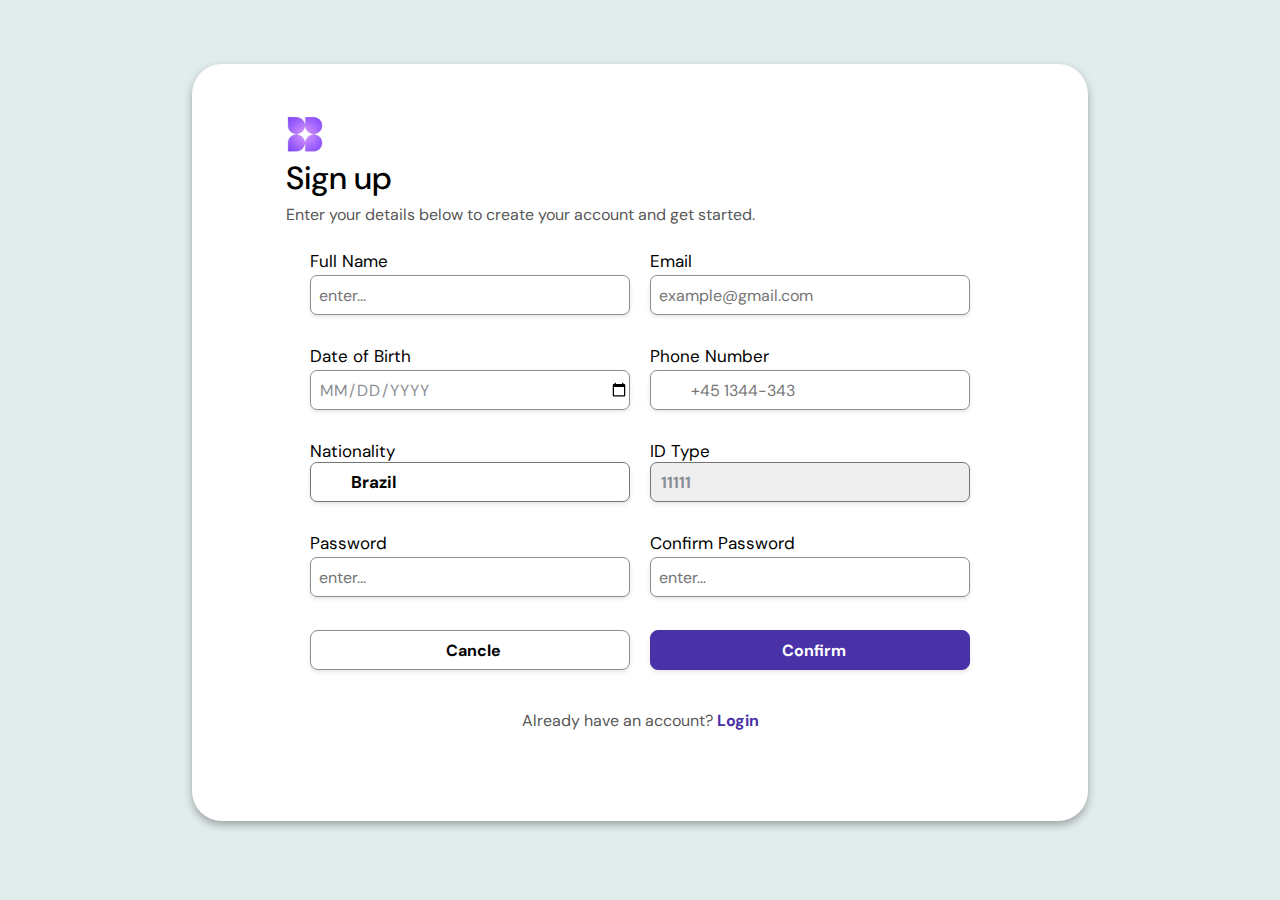
<file: index.html>
<!DOCTYPE html>
<html lang="en">
<head>
    <meta charset="UTF-8">
    <meta name="viewport" content="width=device-width, initial-scale=1.0">
    <title>Sign - Up</title>
    <link rel="stylesheet" href="style.css">

    <!-- Responsiveness for the sign up page -->
    <link rel="stylesheet" href="responsive.css">

    <!-- DM sans font -->
    <link rel="preconnect" href="https://fonts.googleapis.com">
    <link rel="preconnect" href="https://fonts.gstatic.com" crossorigin>
    <link href="https://fonts.googleapis.com/css2?family=DM+Sans:ital,opsz,wght@0,9..40,100..1000;1,9..40,100..1000&display=swap"   rel="stylesheet">

    <!-- Fav Icon -->
    <link rel="icon" type="x-icon" href="assets/logo1-removebg-preview.png">
</head>
<body>
    <!-- Sign up page first then login in page next -->
    <div id="form">
        <header>
            <img src="assets/logo1-removebg-preview.png" alt="logo">
            <h1>Sign up</h1>
            <p>Enter your details below to create your account and get started.</p>
        </header>

        <main>
            <div class="user-details">
                <label for="username">Full Name</label><br>
                <input type="text" id="username" placeholder="enter...">
            </div>

            <div class="user-details">
                <label for="email">Email</label><br>
                <input type="email" name="email" id="email" placeholder="example@gmail.com">
            </div>

            <div class="user-details">
                <label for="dob">Date of Birth</label><br>
                <input type="date" name="dob" id="dob">
            </div>

            <div class="user-details">
                <label for="phone-number">Phone Number</label><br>
                <input type="text" id="phone-number" placeholder="+45 1344-343">
            </div>

            <div class="user-details">
                <label for="nationality">Nationality</label><br>
                <select id="nationality" name="nationality">
                    <option>Brazil</option>
                    <option>Nigeria</option>
                    <option>America</option>
                    <option>Spain</option>
                </select><br>
            </div>

            <div class="user-details">
                <label for="id-type">ID Type</label><br>

                <select id="id-type" name="id-type" >
                    <option>11111</option>
                    <option>22222</option>
                    <option>33333</option>
                    <option>44444</option>
                </select><br>
            </div>
            
            <div class="user-details">
                <label for="password">Password</label><br>
                <input type="password" name="password" id="password" placeholder="enter...">

            </div>
      
            <div class="user-details">
                <label for="password-confirmation">Confirm Password</label><br>
                <input type="password" name="password-confirmation" id="password-confirmation" placeholder="enter...">
            </div>

            <div class="user-details bottom-buttons">
                <input type="reset" value="Cancle">
            </div>
           
            <div class="user-details bottom-buttons">
                <input type="submit" value="Confirm">
            </div>
        </main>

        <section id="hyperlink">
            <p>Already have an account? <a href="login.html">Login</a></p>
        </section>
    </div>    
</body>
</html>
</file>
<file: style.css>
* {
    margin: 0;
    padding: 0;
    box-sizing: border-box;
    font-family: 'DM sans', sans-serif;
    font-weight: 400;
}

body {
    background-color: #e1ecec;
}

#form {
    background-color: white;
    width: 68%;
    margin: auto;
    margin-top: 5%;
    margin-bottom: 5%;
    padding-top: 50px;
    border-radius: 30px;
    box-shadow: 0 4px 8px rgba(0, 0, 0, 0.3);
}


header{
    display: flex;
    flex-direction: column;
    text-align: left;
    justify-content: center;

    align-items:flex-start;
    margin-bottom: 25px;
    margin-left: 10.5%;
}


#form > header > img{
    width: 88px;
    height: 88px;
    margin-left: -25px;
    margin-bottom: -20px;
    margin-top: -25px;
}


#form > header > h1{
    margin-bottom: 5px;
    font-weight: 500;
}

#form > header > p {
    color: rgba(66, 65, 65, 0.9);
}

main {
    width: 80%;
    margin: auto;
    display: flex;
    flex-wrap: wrap;
    justify-content: center;
    align-items: center;
    gap: 20px;
}

input {
    width: 25rem;
    height: 2.5rem;
    margin-bottom: 10px;
    padding-left: 8px;
    border-radius: 7px;
    font-size: 18px;
    border: 1px solid #8b8e95;
    box-shadow: 0 2px 4px rgba(0, 0, 0, 0.1);
    margin-top: 3px;
}

select {
    width: 25rem;
    height: 2.5rem;
    border-radius: 7px;
    padding-left: 10px; 
    box-shadow: 0 2px 4px rgba(0, 0, 0, 0.1);
    font-weight: bold;
    font-size: 17px;
    appearance: none; 
    margin-bottom: 10px;
}

#phone-number {
    padding-left: 40px; 
    background: url('https://flagcdn.com/w20/br.png') 
    no-repeat 10px center; 
    background-size: 20px; 
    appearance: none; 
    background-color: white; 
    border: 1px solid #8b8e95;
}

#phone-number:focus {
    border-color: #4931a8; 
    outline: none; 
}

#nationality:focus {
    border-color: #4931a8; 
    outline: none; 
}

#nationality {
    padding-left: 40px; 
    background: url('https://flagcdn.com/w20/br.png') no-repeat 10px center; 
    background-size: 20px; 
}

#nationality option {
    padding-left: 40px;
}

#nationality::-ms-expand, #id-type::-ms-expand {
    display: none; 
}

#id-type {
    color: #8b8e95;
}

#nationality {
    font-weight: bold;
    font-size: 17px;
}

#dob {
    text-transform: uppercase;
    letter-spacing: 1px;
    color:#8b8e95;
}

#id-type{
    color: #8b8e95;
}

input[type="submit"] {
    background-color: #4931a8;
    border: 1px solid #4931a8;
    color: white;
    border-radius: 8px;
    font-weight: bold;
    font-size: 16px;
}

input[type="reset"] {
    border-radius: 8px;
    font-weight: bold;
    font-size: 16px;
    transition: background-color 0.3s, border-color 0.3s, color 0.3s;
    outline: none;
    background-color: white;
}

input[type="reset"]:hover {
    background-color: #4931a8;
    border-color: #4931a8;
    color: white;
}

#hyperlink {
    text-align: center;
    margin-top: 30px;
    padding-bottom: 50px;
}

#hyperlink > p{
    padding-bottom: 40px;
    color: rgba(66, 65, 65, 0.9);
}

#hyperlink > p > a {
    text-decoration: none;
    color: #4931a8;
    font-weight: bold;
}
</file>
<file: responsive.css>
@media only screen and (min-width: 2222px) {
    #form {
        width: 70%;
        padding-top: 50px;
    }

    header {
        width: 70%;
        justify-content: start;
    }

    main {
        width: 80%;
        gap: 20px;
    }

    input,
    select {
        width: 25rem;
    }

    input[type="submit"],
    input[type="reset"] {
        width: 12rem;
    }
}

@media only screen and (min-width: 2213px) and (max-width: 2221px) {
    .bottom-buttons {
        margin-top: 12px;
    }

    input[type="submit"],
    input[type="reset"] {
        width: 25rem;
    }
}

@media only screen and (max-width: 2213px) and (min-width: 1709px) {
    #form {
        width: 60%;
    }

    #form > header > p,
    #hyperlink > p,
    label,
    input,
    select {
        font-size: 17px;
    }

    #form > header > p {
        font-size: 1.25rem;
    }

    input,
    select {
        font-size: 18px;
    }
}

@media only screen and (max-width: 1709px) and (min-width: 1508px) {
    #form {
        width: 70%;
    }

    #form > header > p,
    #hyperlink > p,
    label,
    input,
    select {
        font-size: 17px;
    }
}

@media only screen and (max-width: 1508px) {
    #form {
        width: 70%;
        padding-top: 50px;
    }

    #form > header > p,
    #hyperlink > p {
        font-size: 16px;
    }

    header {
        width: 70%;
        justify-content: start;
    }

    main {
        width: 80%;
        gap: 20px;
    }

    input,
    select {
        width: 25rem;
        font-size: 17px;
    }

    label,
    input[type="submit"],
    input[type="reset"] {
        font-size: 17px;
    }
}

@media only screen and (min-width: 1293px) and (max-width: 1464px) {
    #form > header > p,
    #hyperlink > p,
    input,
    select {
        font-size: 17px;
    }

    label,
    input[type="submit"],
    input[type="reset"] {
        font-size: 17px;
    }

    input,
    select {
        width: 22rem;
    }
}

@media only screen and (min-width: 1179px) and (max-width: 1292px) {
    #form > header > p,
    #hyperlink > p,
    input,
    select {
        font-size: 16px;
    }

    input,
    select {
        width: 20rem;
    }

    input[type="submit"],
    input[type="reset"] {
        font-size: 16px;
    }
}

@media only screen and (min-width: 1024px) and (max-width: 1179px) {
    #form > header > p,
    #hyperlink > p {
        font-size: 16px;
    }

    header {
        width: 60%;
        justify-content: center;
    }

    main {
        max-width: 80%;
        justify-content: center;
        align-items: center;
    }

    input,
    select {
        width: 18rem;
    }

    input[type="submit"],
    input[type="reset"] {
        font-size: 17px;
    }
}

@media only screen and (min-width: 940px) and (max-width: 1075px) {
    #form {
        width: 63%;
    }

    #form > header > p,
    #hyperlink > p {
        font-size: 16px;
    }

    main {
        max-width: 50%;
        justify-content: center;
        align-items: center;
    }

    input,
    select {
        width: 30rem;
        height: 2.5rem;
        font-size: 17px;
    }
}

@media only screen and (min-width: 700px) and (max-width: 940px) {
    #form {
        width: 68%;
    }

    main {
        width: 75%;
    }

    #form > header > p,
    #hyperlink > p {
        font-size: 15px;
    }

    input,
    select {
        width: 27rem;
        height: 2.4rem;
        font-size: 16px;
    }

    input[type="submit"],
    input[type="reset"] {
        font-size: 16px;
    }
}

@media only screen and (max-width: 700px) {
    #form {
        width: 72%;
    }

    #form > header > p,
    #hyperlink > p {
        font-size: 15px;
    }

    input,
    select {
        width: 22rem;
        height: 2.3rem;
        font-size: 16px;
    }

    input[type="submit"],
    input[type="reset"] {
        width: 14rem;
        font-size: 16px;
    }
}

@media only screen and (max-width: 574px) {
    #form {
        width: 80%;
    }

    #form > header > p,
    #hyperlink > p {
        font-size: 15px;
    }

    input,
    select {
        width: 20.5rem;
        height: 2.2rem;
        font-size: 15px;
    }

    input[type="submit"],
    input[type="reset"] {
        width: 12rem;
    }
}

@media only screen and (max-width: 470px) {
    #form {
        width: 80%;
    }

    #form > header > h1 {
        font-size: 31px;
    }

    #form > header > p,
    #hyperlink > p {
        font-size: 15px;
    }

    input,
    select {
        width: 17.5rem;
        height: 2.1rem;
        font-size: 15px;
    }

    input[type="submit"],
    input[type="reset"] {
        width: 11rem;
    }

    #hyperlink {
        margin-top: 30px;
    }
}

@media only screen and (max-width: 425px) {
    #form {
        width: 85%;
    }

    #form > header > h1 {
        font-size: 31px;
    }

    #form > header > p,
    #hyperlink > p {
        font-size: 15px;
    }

    input,
    select {
        width: 17.5rem;
        height: 2.1rem;
        font-size: 15px;
    }

    input[type="submit"],
    input[type="reset"] {
        width: 11rem;
    }
}

@media only screen and (max-width: 365px) {
    #form {
        width: 87%;
    }

    #form > header > h1 {
        font-size: 29px;
    }

    #form > header > p,
    #hyperlink > p {
        font-size: 14px;
    }

    input,
    select {
        width: 16.5rem;
        height: 2.1rem;
        font-size: 15px;
    }

    #nationality {
        font-size: 15px;
    }

    input[type="submit"],
    input[type="reset"] {
        width: 11rem;
    }
}

/* Be right back to edit the code below and make it better and then host the page */

@media only screen and (max-width: 341px) {
    #form > header > h1 {
        margin-top: 10px;
        font-size: 25px;
    }

    #form > header > img {
        width: 65px;
        height: 55px;
        padding-left: 11px;
    }

    #form > header > p,
    #hyperlink > p {
        font-size: 12px;
    }

    input,
    select {
        width: 13.5rem;
        height: 1.9rem;
        margin-bottom: 10px;
        font-size: 13px;
    }

    #nationality {
        font-size: 13px;
    }

    input[type="submit"],
    input[type="reset"] {
        width: 6rem;
        padding-right: 10px;
        font-size: 11px;
    }

    label {
        font-size: 13px;
    }
}
</file>
